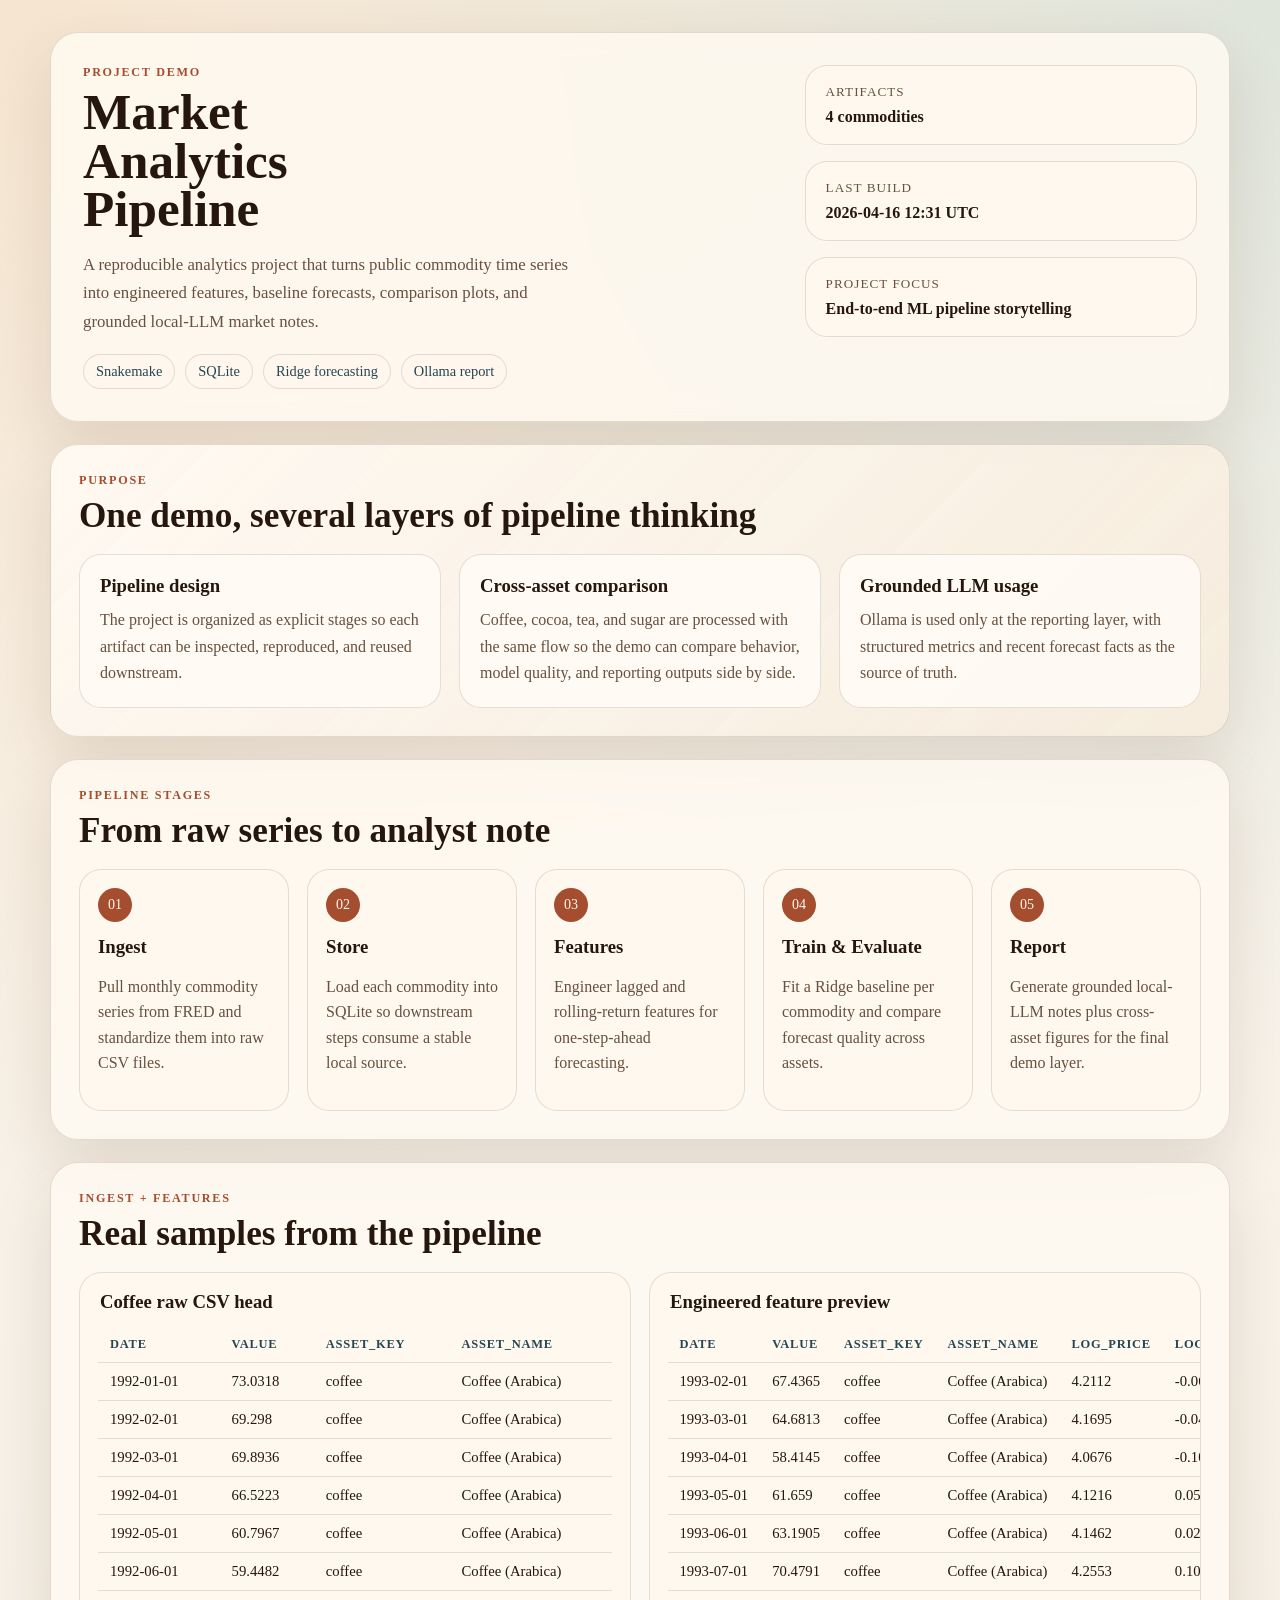
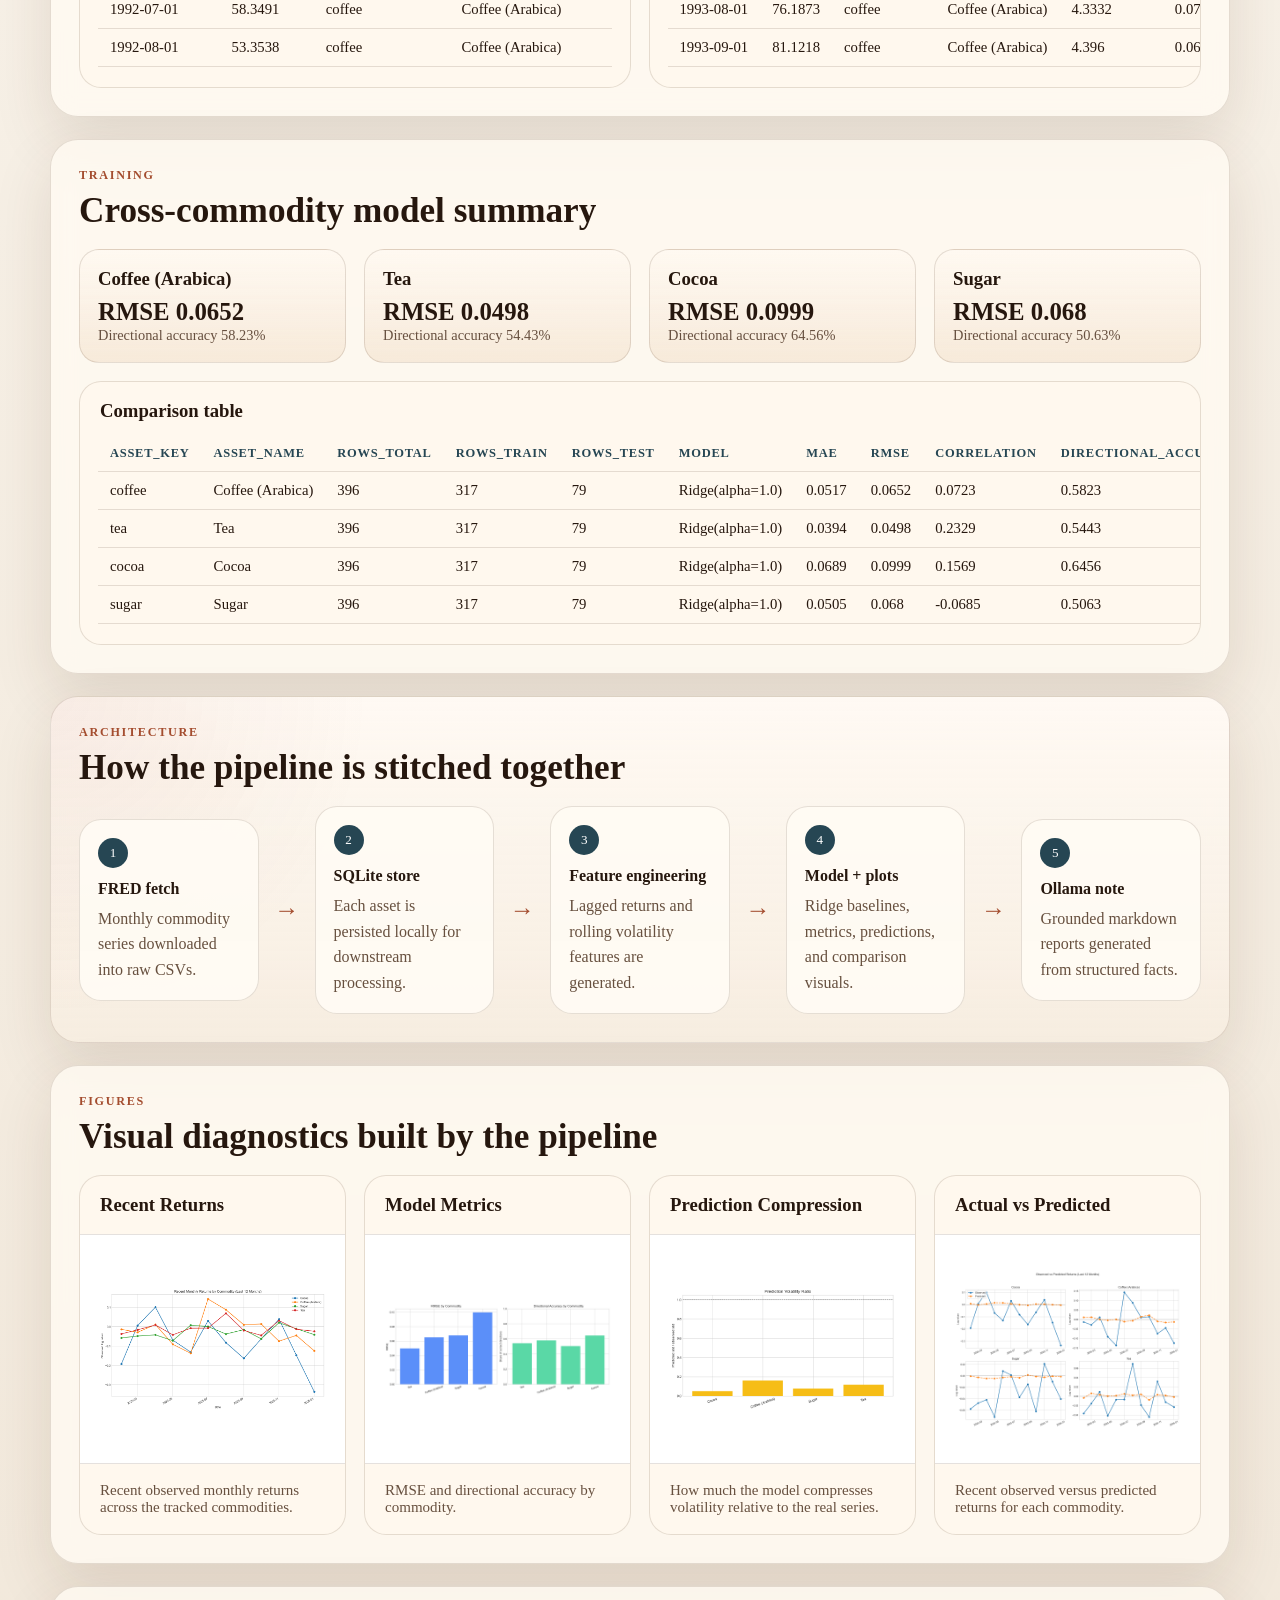
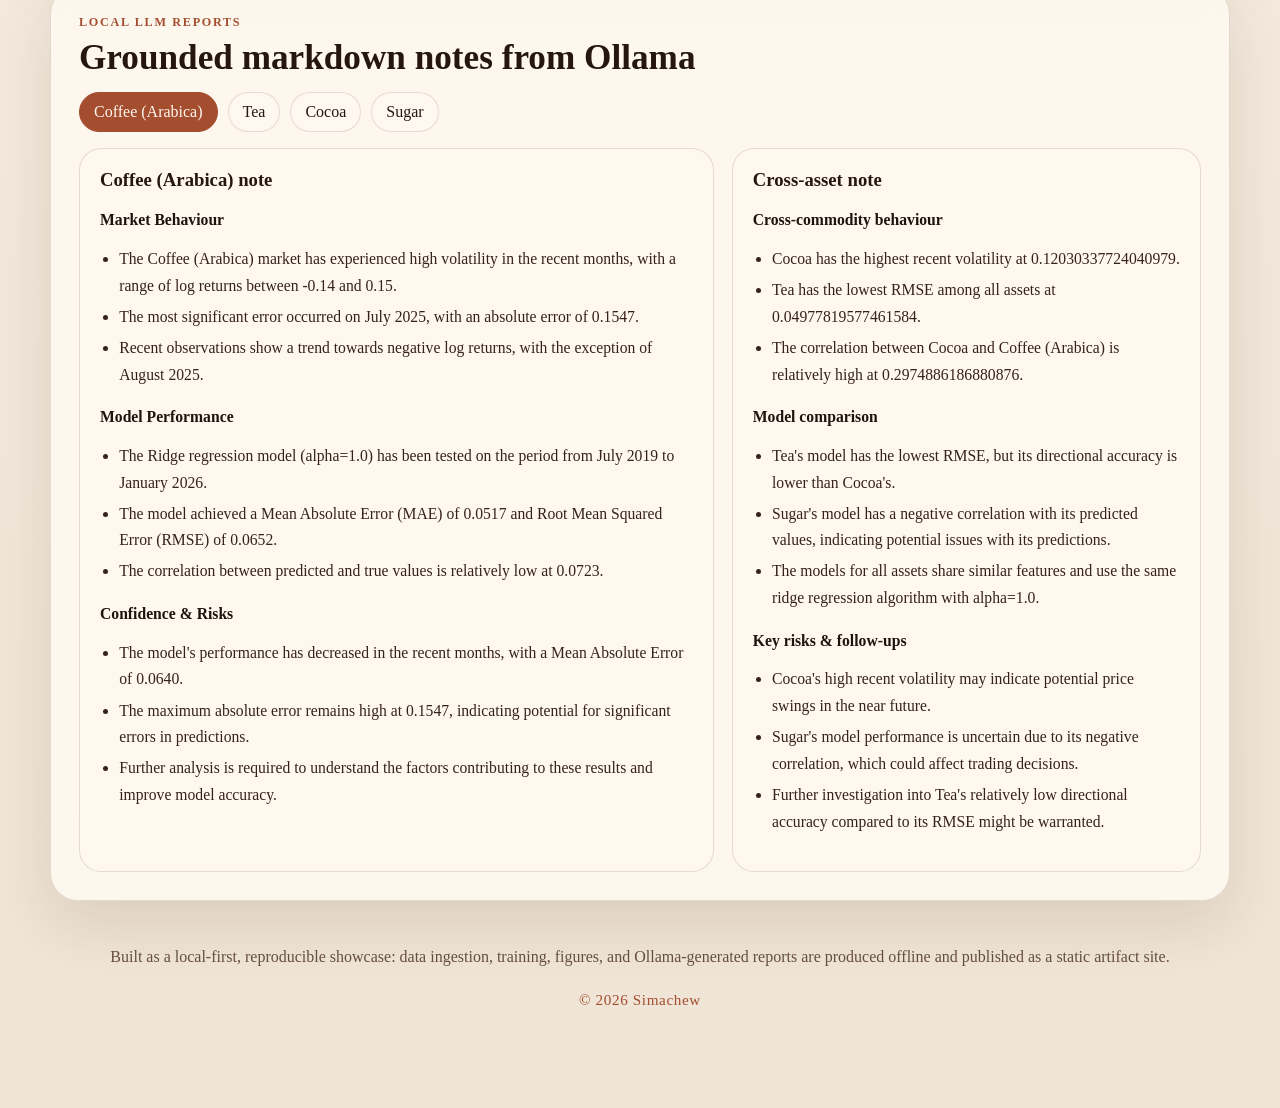
<file: docs/index.html>
<!DOCTYPE html>
<html lang="en">
  <head>
    <meta charset="UTF-8" />
    <meta name="viewport" content="width=device-width, initial-scale=1.0" />
    <title>Commodity Pipeline Demo</title>
    <link rel="stylesheet" href="./styles.css" />
  </head>
  <body>
    <main class="page-shell">
      <section class="hero">
        <div class="hero-copy">
          <p class="eyebrow">Project Demo</p>
          <h1>Market Analytics Pipeline</h1>
          <p class="lede">
            A reproducible analytics project that turns public commodity time series into
            engineered features, baseline forecasts, comparison plots, and grounded local-LLM
            market notes.
          </p>
          <div class="hero-pills">
            <span>Snakemake</span>
            <span>SQLite</span>
            <span>Ridge forecasting</span>
            <span>Ollama report</span>
          </div>
        </div>
        <div class="hero-meta">
          <div class="meta-card">
            <span class="meta-label">Artifacts</span>
            <strong id="asset-count">0 commodities</strong>
          </div>
          <div class="meta-card">
            <span class="meta-label">Last build</span>
            <strong id="generated-at">Waiting for pipeline output</strong>
          </div>
          <div class="meta-card">
            <span class="meta-label">Project Focus</span>
            <strong>End-to-end ML pipeline storytelling</strong>
          </div>
        </div>
      </section>

      <section class="stage-panel intro-band">
        <div class="section-heading">
          <p class="eyebrow">Purpose</p>
          <h2>One demo, several layers of pipeline thinking</h2>
        </div>
        <div class="intro-grid">
          <article class="intro-card">
            <h3>Pipeline design</h3>
            <p>
              The project is organized as explicit stages so each artifact can be inspected,
              reproduced, and reused downstream.
            </p>
          </article>
          <article class="intro-card">
            <h3>Cross-asset comparison</h3>
            <p>
              Coffee, cocoa, tea, and sugar are processed with the same flow so the demo can
              compare behavior, model quality, and reporting outputs side by side.
            </p>
          </article>
          <article class="intro-card">
            <h3>Grounded LLM usage</h3>
            <p>
              Ollama is used only at the reporting layer, with structured metrics and recent
              forecast facts as the source of truth.
            </p>
          </article>
        </div>
      </section>

      <section class="stage-panel">
        <div class="section-heading">
          <p class="eyebrow">Pipeline Stages</p>
          <h2>From raw series to analyst note</h2>
        </div>
        <div id="steps-grid" class="steps-grid"></div>
      </section>

      <section class="stage-panel">
        <div class="section-heading">
          <p class="eyebrow">Ingest + Features</p>
          <h2>Real samples from the pipeline</h2>
        </div>
        <div class="preview-grid">
          <div class="data-card">
            <div class="card-header">
              <h3 id="raw-title">Raw preview</h3>
            </div>
            <div id="raw-table" class="table-shell"></div>
          </div>
          <div class="data-card">
            <div class="card-header">
              <h3 id="feature-title">Feature preview</h3>
            </div>
            <div id="feature-table" class="table-shell"></div>
          </div>
        </div>
      </section>

      <section class="stage-panel">
        <div class="section-heading">
          <p class="eyebrow">Training</p>
          <h2>Cross-commodity model summary</h2>
        </div>
        <div class="metrics-band" id="metrics-band"></div>
        <div class="data-card">
          <div class="card-header">
            <h3>Comparison table</h3>
          </div>
          <div id="comparison-table" class="table-shell"></div>
        </div>
      </section>

      <section class="stage-panel architecture-panel">
        <div class="section-heading">
          <p class="eyebrow">Architecture</p>
          <h2>How the pipeline is stitched together</h2>
        </div>
        <div class="architecture-flow">
          <div class="flow-node">
            <span>1</span>
            <strong>FRED fetch</strong>
            <p>Monthly commodity series downloaded into raw CSVs.</p>
          </div>
          <div class="flow-arrow">→</div>
          <div class="flow-node">
            <span>2</span>
            <strong>SQLite store</strong>
            <p>Each asset is persisted locally for downstream processing.</p>
          </div>
          <div class="flow-arrow">→</div>
          <div class="flow-node">
            <span>3</span>
            <strong>Feature engineering</strong>
            <p>Lagged returns and rolling volatility features are generated.</p>
          </div>
          <div class="flow-arrow">→</div>
          <div class="flow-node">
            <span>4</span>
            <strong>Model + plots</strong>
            <p>Ridge baselines, metrics, predictions, and comparison visuals.</p>
          </div>
          <div class="flow-arrow">→</div>
          <div class="flow-node">
            <span>5</span>
            <strong>Ollama note</strong>
            <p>Grounded markdown reports generated from structured facts.</p>
          </div>
        </div>
      </section>

      <section class="stage-panel">
        <div class="section-heading">
          <p class="eyebrow">Figures</p>
          <h2>Visual diagnostics built by the pipeline</h2>
        </div>
        <div id="plot-grid" class="plot-grid"></div>
      </section>

      <section class="stage-panel report-section">
        <div class="section-heading">
          <p class="eyebrow">Local LLM Reports</p>
          <h2>Grounded markdown notes from Ollama</h2>
        </div>
        <div class="tabs report-tabs" id="asset-tabs"></div>
        <div class="report-layout">
          <article class="report-card">
            <h3 id="asset-note-title">Per-asset note</h3>
            <div id="asset-note" class="note-text markdown-note"></div>
          </article>
          <article class="report-card">
            <h3>Cross-asset note</h3>
            <div id="cross-asset-note" class="note-text markdown-note"></div>
          </article>
        </div>
      </section>

      <footer class="showcase-footer">
        <p>
          Built as a local-first, reproducible showcase: data ingestion, training, figures, and
          Ollama-generated reports are produced offline and published as a static artifact site.
        </p>
        <p class="footer-signoff"> &copy; 2026 Simachew</p>
      </footer>
    </main>

    <template id="table-template">
      <table class="artifact-table">
        <thead></thead>
        <tbody></tbody>
      </table>
    </template>

    <script src="./app.js"></script>
  </body>
  </html>
</file>
<file: docs/styles.css>
:root {
  --bg: #f4efe5;
  --panel: rgba(255, 250, 242, 0.82);
  --panel-strong: rgba(255, 248, 238, 0.96);
  --ink: #26170e;
  --muted: #67503f;
  --line: rgba(76, 47, 24, 0.14);
  --accent: #a44d2f;
  --accent-soft: #f0c7b1;
  --accent-alt: #264653;
  --shadow: 0 24px 60px rgba(70, 42, 20, 0.12);
}

* {
  box-sizing: border-box;
}

body {
  margin: 0;
  color: var(--ink);
  background:
    radial-gradient(circle at top left, rgba(224, 163, 92, 0.22), transparent 28%),
    radial-gradient(circle at top right, rgba(98, 144, 124, 0.18), transparent 24%),
    linear-gradient(180deg, #fbf7f0 0%, #efe4d5 100%);
  font-family: "Iowan Old Style", "Palatino Linotype", "Book Antiqua", Georgia, serif;
}

.page-shell {
  width: min(1180px, calc(100vw - 32px));
  margin: 0 auto;
  padding: 32px 0 80px;
}

.hero,
.stage-panel {
  border: 1px solid var(--line);
  background: var(--panel);
  backdrop-filter: blur(12px);
  border-radius: 28px;
  box-shadow: var(--shadow);
}

.hero {
  display: grid;
  gap: 24px;
  grid-template-columns: 1.6fr 0.9fr;
  padding: 32px;
}

.eyebrow {
  margin: 0 0 8px;
  text-transform: uppercase;
  letter-spacing: 0.14em;
  font-size: 0.76rem;
  color: var(--accent);
  font-weight: 700;
}

h1,
h2,
h3 {
  margin: 0;
  font-weight: 700;
}

h1 {
  font-size: clamp(2.2rem, 4vw, 4.4rem);
  line-height: 0.95;
  max-width: 12ch;
}

h2 {
  font-size: clamp(1.4rem, 2.8vw, 2.2rem);
}

.lede {
  max-width: 58ch;
  color: var(--muted);
  font-size: 1.05rem;
  line-height: 1.7;
}

.hero-pills {
  display: flex;
  flex-wrap: wrap;
  gap: 10px;
  margin-top: 18px;
  max-width: 760px;
}

.hero-pills span {
  flex: 0 0 auto;
  padding: 8px 12px;
  border-radius: 999px;
  background: rgba(255, 248, 238, 0.88);
  border: 1px solid var(--line);
  color: var(--accent-alt);
  font-size: 0.9rem;
}

.hero-meta {
  display: grid;
  gap: 16px;
  align-content: start;
}

.meta-card,
.step-card,
.data-card,
.plot-card,
.report-card {
  background: var(--panel-strong);
  border: 1px solid var(--line);
  border-radius: 22px;
}

.meta-card {
  padding: 18px 20px;
}

.meta-label {
  display: block;
  margin-bottom: 8px;
  color: var(--muted);
  font-size: 0.82rem;
  text-transform: uppercase;
  letter-spacing: 0.08em;
}

.stage-panel {
  margin-top: 22px;
  padding: 28px;
}

.section-heading {
  margin-bottom: 18px;
}

.steps-grid,
.preview-grid,
.plot-grid,
.metrics-band {
  display: grid;
  gap: 18px;
}

.steps-grid {
  grid-template-columns: repeat(auto-fit, minmax(180px, 1fr));
}

.step-card {
  padding: 18px;
}

.step-number {
  display: inline-flex;
  width: 34px;
  height: 34px;
  align-items: center;
  justify-content: center;
  border-radius: 50%;
  background: var(--accent);
  color: #fff8f0;
  font-size: 0.88rem;
  margin-bottom: 14px;
}

.step-card p,
.plot-card p,
.report-card p {
  color: var(--muted);
  line-height: 1.6;
}

.preview-grid {
  grid-template-columns: repeat(auto-fit, minmax(320px, 1fr));
}

.intro-band {
  background:
    linear-gradient(135deg, rgba(255, 249, 241, 0.94), rgba(243, 232, 217, 0.78)),
    var(--panel);
}

.intro-grid {
  display: grid;
  gap: 18px;
  grid-template-columns: repeat(auto-fit, minmax(220px, 1fr));
}

.intro-card {
  padding: 20px;
  border-radius: 22px;
  border: 1px solid var(--line);
  background: rgba(255, 251, 245, 0.94);
}

.intro-card p {
  margin: 10px 0 0;
  color: var(--muted);
  line-height: 1.65;
}

.data-card,
.plot-card,
.report-card {
  overflow: hidden;
}

.card-header {
  padding: 18px 20px 0;
}

.table-shell {
  overflow-x: auto;
  padding: 14px 18px 20px;
}

.artifact-table {
  width: 100%;
  border-collapse: collapse;
  font-size: 0.92rem;
}

.artifact-table th,
.artifact-table td {
  padding: 10px 12px;
  border-bottom: 1px solid var(--line);
  text-align: left;
  white-space: nowrap;
}

.artifact-table th {
  color: var(--accent-alt);
  font-size: 0.78rem;
  text-transform: uppercase;
  letter-spacing: 0.06em;
}

.metrics-band {
  grid-template-columns: repeat(auto-fit, minmax(220px, 1fr));
  margin-bottom: 18px;
}

.metric-card {
  padding: 18px;
  border: 1px solid var(--line);
  border-radius: 20px;
  background: linear-gradient(180deg, rgba(255, 249, 241, 0.98), rgba(244, 228, 210, 0.74));
}

.metric-card strong {
  display: block;
  font-size: 1.55rem;
  margin-top: 8px;
}

.metric-card span {
  color: var(--muted);
  font-size: 0.9rem;
}

.plot-grid {
  grid-template-columns: repeat(4, minmax(0, 1fr));
}

.architecture-panel {
  background:
    radial-gradient(circle at top left, rgba(163, 77, 47, 0.08), transparent 26%),
    linear-gradient(180deg, rgba(255, 250, 244, 0.96), rgba(247, 237, 224, 0.82));
}

.architecture-flow {
  display: grid;
  grid-template-columns: minmax(0, 1fr) 44px minmax(0, 1fr) 44px minmax(0, 1fr) 44px minmax(0, 1fr) 44px minmax(0, 1fr);
  gap: 6px;
  align-items: center;
}

.flow-node {
  min-height: 150px;
  padding: 18px;
  border: 1px solid var(--line);
  border-radius: 22px;
  background: rgba(255, 251, 244, 0.95);
}

.flow-node span {
  display: inline-flex;
  width: 30px;
  height: 30px;
  align-items: center;
  justify-content: center;
  border-radius: 50%;
  background: var(--accent-alt);
  color: #fff;
  font-size: 0.82rem;
  margin-bottom: 12px;
}

.flow-node strong {
  display: block;
  margin-bottom: 8px;
}

.flow-node p {
  margin: 0;
  color: var(--muted);
  line-height: 1.6;
}

.flow-arrow {
  text-align: center;
  font-size: 1.55rem;
  color: var(--accent);
}

.plot-card img {
  width: 100%;
  max-height: 100%;
  object-fit: contain;
  display: block;
  background: #fff;
}

.plot-card {
  display: flex;
  flex-direction: column;
  height: 100%;
}

.plot-card header {
  padding: 18px 20px;
}

.plot-card .plot-media {
  height: 230px;
  display: flex;
  align-items: center;
  justify-content: center;
  padding: 12px 18px;
  border-top: 1px solid var(--line);
  border-bottom: 1px solid var(--line);
  background: #fff;
}

.plot-card footer {
  padding: 18px 20px;
}

.plot-card footer {
  color: var(--muted);
  font-size: 0.94rem;
}

.report-section .section-heading {
  margin-bottom: 14px;
}

.report-tabs {
  margin-bottom: 18px;
}

.report-layout {
  display: grid;
  gap: 18px;
  grid-template-columns: 1.15fr 0.85fr;
  align-items: stretch;
}

.report-layout .report-card {
  height: 100%;
}

.tabs {
  display: flex;
  flex-wrap: wrap;
  gap: 10px;
  margin-bottom: 16px;
}

.tab-button {
  border: 1px solid var(--line);
  background: #fff8f1;
  color: var(--ink);
  padding: 10px 14px;
  border-radius: 999px;
  cursor: pointer;
  font: inherit;
}

.tab-button.active {
  background: var(--accent);
  color: #fff8f0;
  border-color: var(--accent);
}

.report-card {
  padding: 20px;
}

.note-text {
  margin: 16px 0 0;
  line-height: 1.7;
  font-size: 0.98rem;
  color: #35231a;
}

.markdown-note > :first-child {
  margin-top: 0;
}

.markdown-note h1,
.markdown-note h2,
.markdown-note h3,
.markdown-note h4 {
  margin: 1rem 0 0.45rem;
  line-height: 1.2;
}

.markdown-note p {
  margin: 0 0 0.85rem;
}

.markdown-note ul {
  margin: 0 0 1rem;
  padding-left: 1.2rem;
}

.markdown-note li {
  margin: 0.28rem 0;
}

.markdown-note strong {
  color: #1f130d;
}

.empty-state {
  padding: 18px;
  border: 1px dashed var(--line);
  border-radius: 18px;
  color: var(--muted);
  background: rgba(255, 250, 242, 0.72);
}

.showcase-footer {
  padding: 26px 10px 0;
  text-align: center;
  color: var(--muted);
  line-height: 1.7;
}

.footer-signoff {
  margin-top: 10px;
  color: var(--accent);
  font-size: 0.95rem;
  letter-spacing: 0.04em;
}

@media (max-width: 900px) {
  .hero,
  .report-layout {
    grid-template-columns: 1fr;
  }

  .page-shell {
    width: min(100vw - 20px, 1180px);
    padding-top: 18px;
  }

  .hero,
  .stage-panel {
    padding: 22px;
    border-radius: 22px;
  }

  .architecture-flow {
    grid-template-columns: 1fr;
  }

  .flow-node {
    min-height: auto;
  }

  .flow-arrow {
    transform: rotate(90deg);
  }

  .plot-grid {
    grid-template-columns: repeat(2, minmax(0, 1fr));
  }
}

@media (max-width: 640px) {
  .plot-grid {
    grid-template-columns: 1fr;
  }

  .plot-card .plot-media {
    height: auto;
    min-height: 180px;
  }
}
</file>
